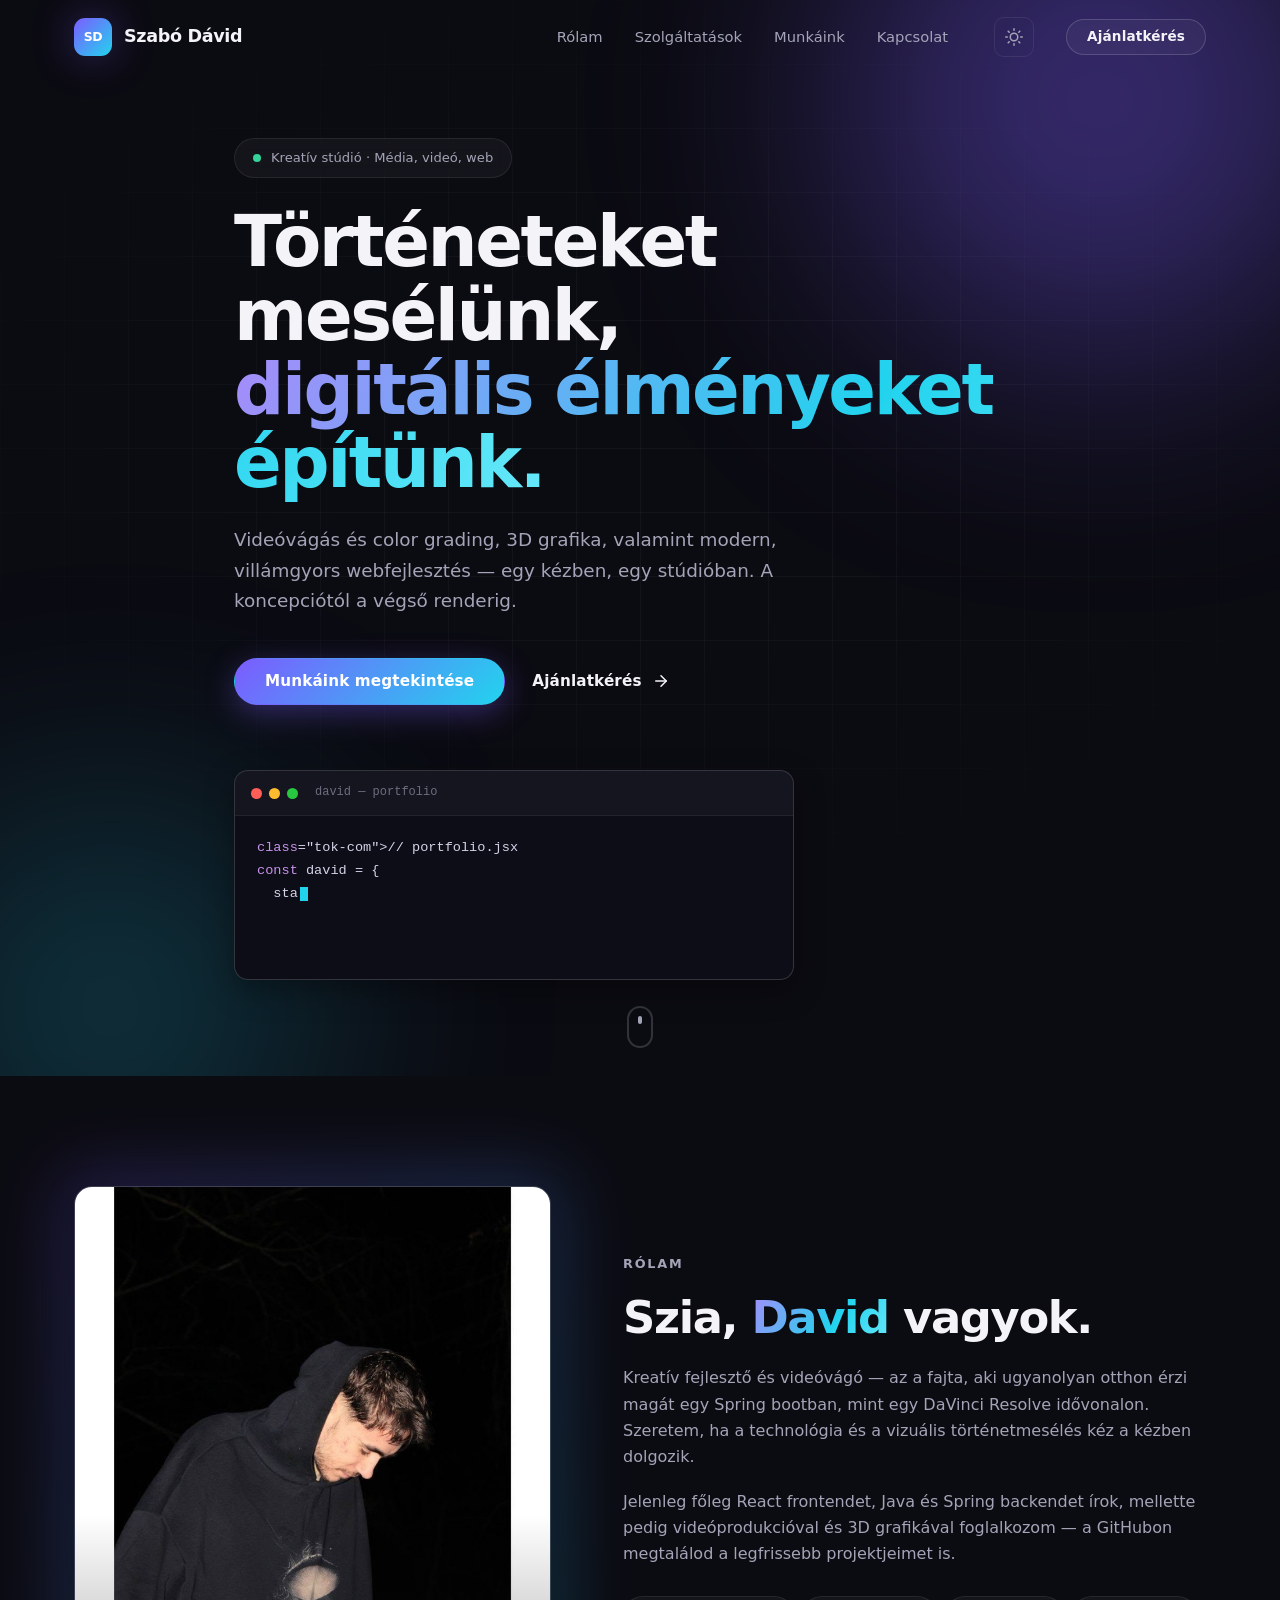
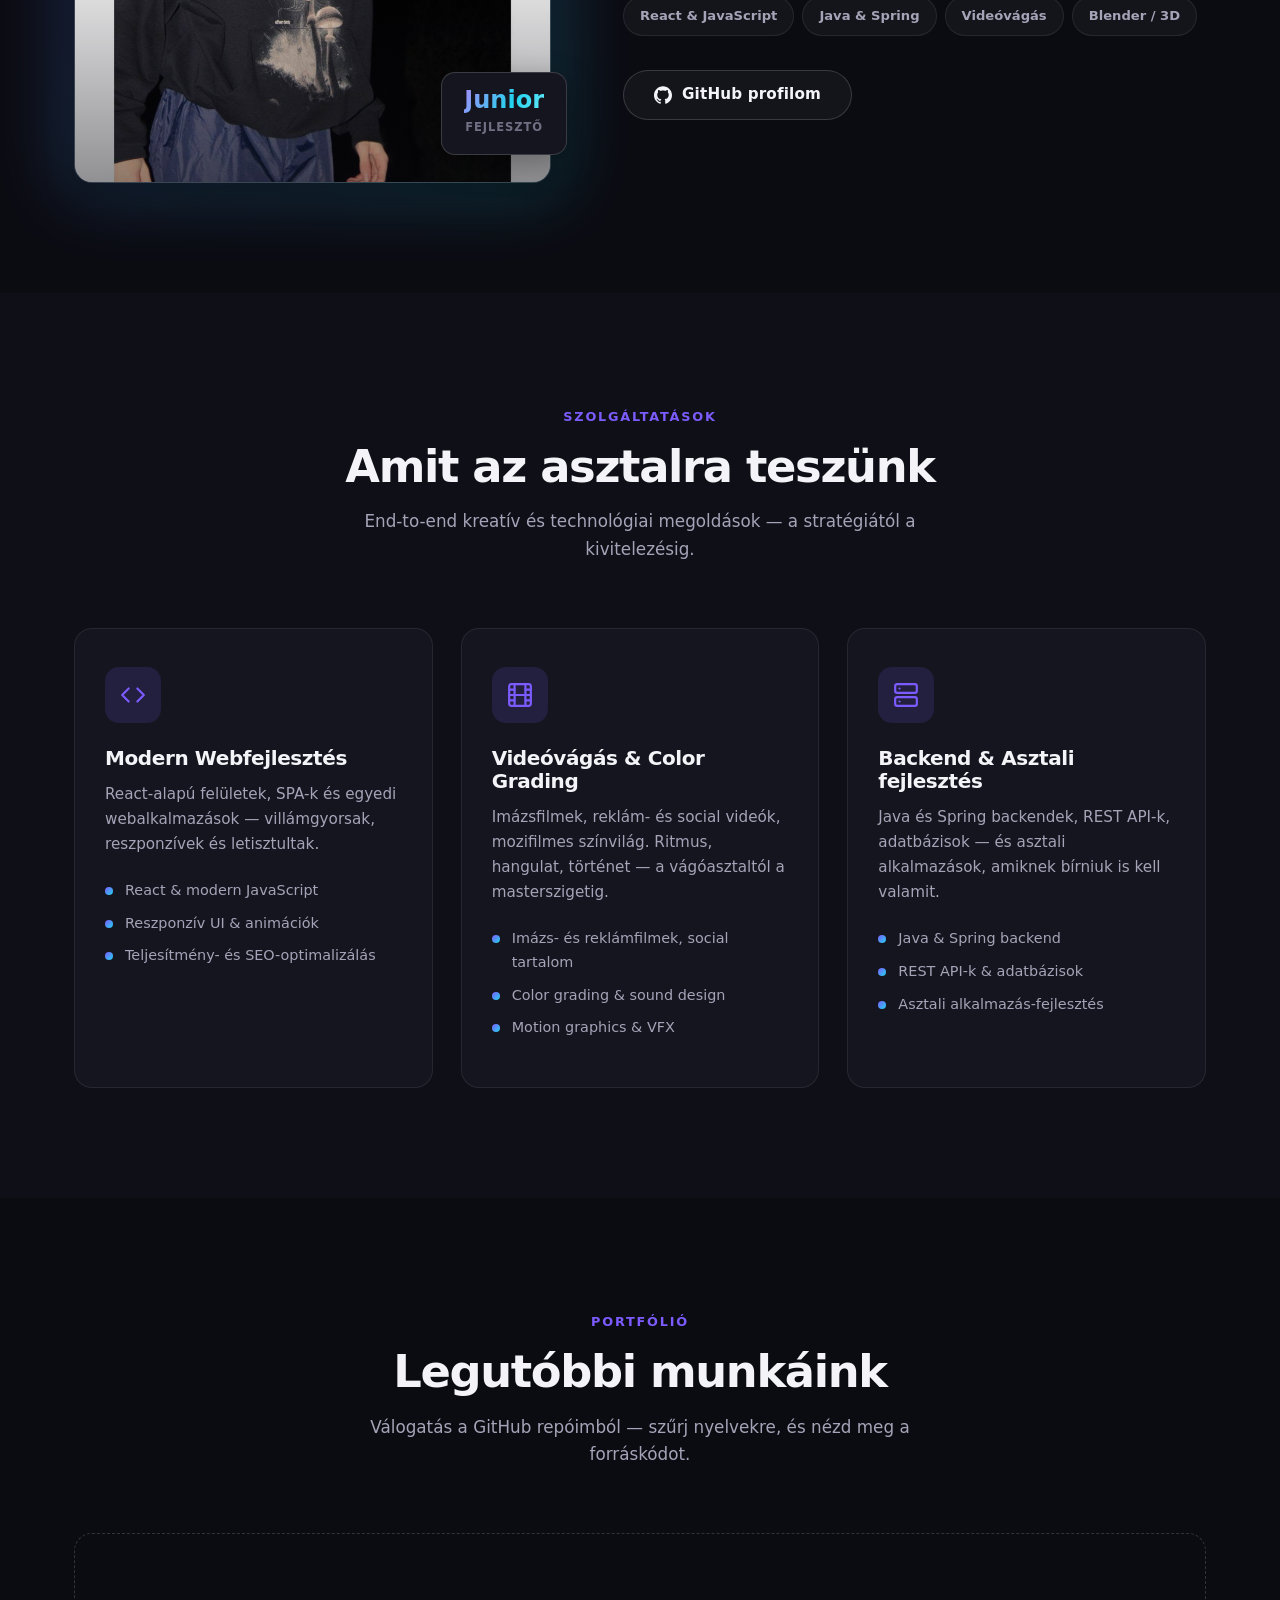
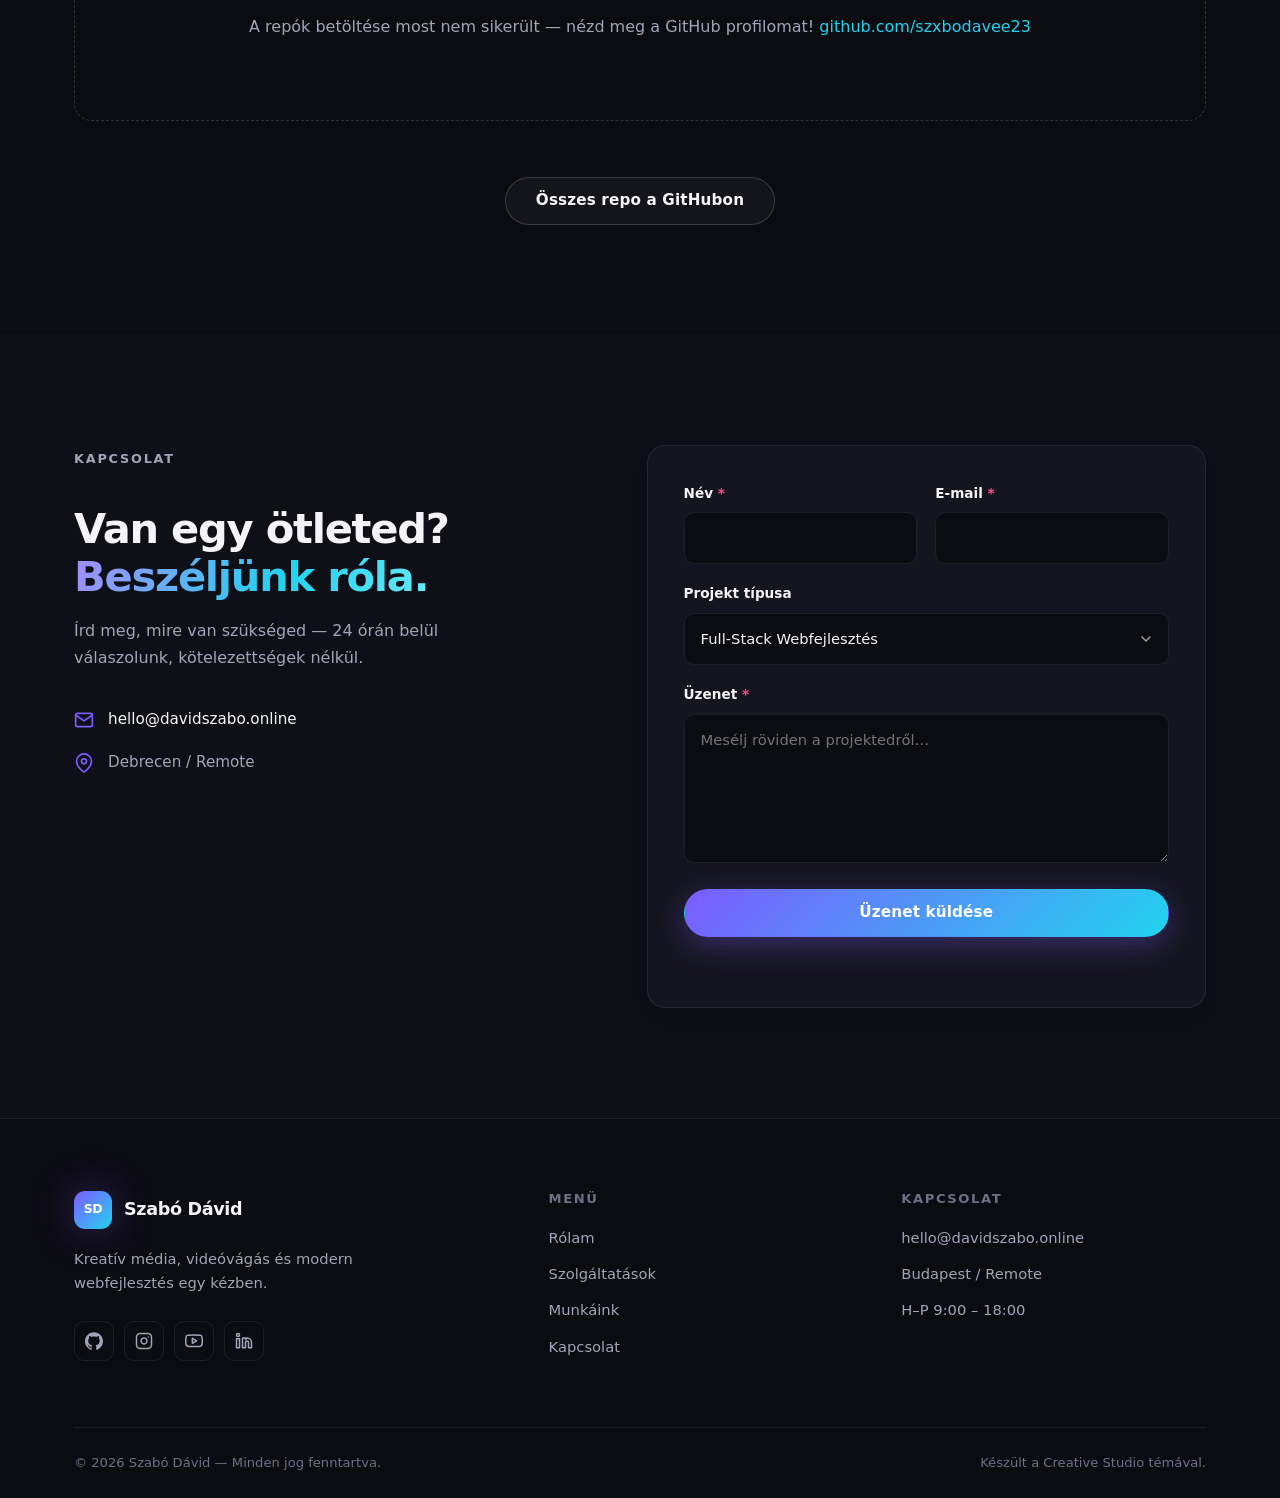
<file: index.html>
<!DOCTYPE html>
<html lang="hu" data-theme="dark">
<head>
	<meta charset="UTF-8">
	<meta name="viewport" content="width=device-width, initial-scale=1">
	<title>Szabó Dávid — Kreatív Stúdió · Média, videó, web</title>
	<meta name="description" content="Videóvágás és color grading, 3D grafika és modern webfejlesztés — egy kézben, egy stúdióban. Szabó Dávid portfóliója.">
	<meta property="og:title" content="Szabó Dávid — Kreatív Stúdió">
	<meta property="og:description" content="Videóvágás, 3D grafika és modern webfejlesztés — egy kézben.">
	<meta property="og:type" content="website">
	<meta property="og:url" content="https://davidszabo.online">
	<meta property="og:image" content="https://davidszabo.online/assets/img/about.jpg">
	<meta name="theme-color" content="#0b0b12">
	<link rel="icon" href="favicon.svg" type="image/svg+xml">
	<script>
	/* A mentett téma beállítása még a renderelés előtt (FOUC elkerülése). */
	( function () {
		var theme = 'dark';
		try {
			var saved = localStorage.getItem( 'cst-theme' );
			if ( 'light' === saved || 'dark' === saved ) {
				theme = saved;
			}
		} catch ( e ) {}
		document.documentElement.setAttribute( 'data-theme', theme );
	} )();
	</script>
	<link rel="stylesheet" href="assets/css/main.css">
	<script src="assets/js/main.js" defer></script>
</head>
<body>
<a class="screen-reader-text skip-link" href="#primary">Ugrás a tartalomra</a>

<header class="site-header" id="site-header">
	<div class="container site-header__inner">
		<div class="site-branding">
			<a class="site-branding__link" href="./" rel="home">
				<span class="site-branding__mark" aria-hidden="true">SD</span>
				<span class="site-branding__name">Szabó Dávid</span>
			</a>
		</div>

		<nav class="main-nav" id="site-nav" aria-label="Főmenü">
			<ul id="primary-menu" class="menu">
				<li><a href="#rolam">Rólam</a></li>
				<li><a href="#szolgaltatasok">Szolgáltatások</a></li>
				<li><a href="#munkaink">Munkáink</a></li>
				<li><a href="#kapcsolat">Kapcsolat</a></li>
			</ul>
		</nav>

		<button class="theme-toggle" id="theme-toggle" type="button" aria-pressed="false" aria-label="Váltás világos módra">
			<svg class="theme-toggle__icon theme-toggle__icon--sun" viewBox="0 0 24 24" fill="none" stroke="currentColor" stroke-width="2" stroke-linecap="round" stroke-linejoin="round" aria-hidden="true"><circle cx="12" cy="12" r="5"/><line x1="12" y1="1" x2="12" y2="3"/><line x1="12" y1="21" x2="12" y2="23"/><line x1="4.22" y1="4.22" x2="5.64" y2="5.64"/><line x1="18.36" y1="18.36" x2="19.78" y2="19.78"/><line x1="1" y1="12" x2="3" y2="12"/><line x1="21" y1="12" x2="23" y2="12"/><line x1="4.22" y1="19.78" x2="5.64" y2="18.36"/><line x1="18.36" y1="5.64" x2="19.78" y2="4.22"/></svg>
			<svg class="theme-toggle__icon theme-toggle__icon--moon" viewBox="0 0 24 24" fill="none" stroke="currentColor" stroke-width="2" stroke-linecap="round" stroke-linejoin="round" aria-hidden="true"><path d="M21 12.79A9 9 0 1 1 11.21 3 7 7 0 0 0 21 12.79z"/></svg>
		</button>

		<a class="btn btn--small btn--outline header-cta" href="#kapcsolat">Ajánlatkérés</a>

		<button class="nav-toggle" type="button" aria-expanded="false" aria-controls="site-nav" aria-label="Menü megnyitása">
			<span class="nav-toggle__bar"></span>
			<span class="nav-toggle__bar"></span>
			<span class="nav-toggle__bar"></span>
		</button>
	</div>
</header>

<main id="primary" class="site-main">

	<!-- ============ HERO ============ -->
	<section class="hero">
		<div class="hero__bg" aria-hidden="true">
			<div class="hero__grid-lines"></div>
			<div class="hero__glow hero__glow--violet"></div>
			<div class="hero__glow hero__glow--cyan"></div>
		</div>

		<div class="container hero__inner">
			<p class="hero__eyebrow reveal">
				<span class="pulse-dot" aria-hidden="true"></span>
				Kreatív stúdió · Média, videó, web
			</p>

			<h1 class="hero__title reveal" style="--reveal-delay: 80ms;">
				Történeteket mesélünk,<br>
				<span class="text-gradient">digitális élményeket építünk.</span>
			</h1>

			<p class="hero__lead reveal" style="--reveal-delay: 160ms;">
				Videóvágás és color grading, 3D grafika, valamint modern, villámgyors webfejlesztés — egy kézben, egy stúdióban. A koncepciótól a végső renderig.
			</p>

			<div class="hero__actions reveal" style="--reveal-delay: 240ms;">
				<a class="btn btn--primary" href="#munkaink">Munkáink megtekintése</a>
				<a class="btn btn--ghost" href="#kapcsolat">
					Ajánlatkérés
					<svg viewBox="0 0 24 24" fill="none" stroke="currentColor" stroke-width="2" stroke-linecap="round" stroke-linejoin="round" aria-hidden="true"><line x1="5" y1="12" x2="19" y2="12"/><polyline points="12 5 19 12 12 19"/></svg>
				</a>
			</div>

			<div class="hero__code reveal" style="--reveal-delay: 320ms;">
				<div class="code-window" aria-hidden="true">
					<div class="code-window__bar">
						<span class="code-window__dot code-window__dot--red"></span>
						<span class="code-window__dot code-window__dot--yellow"></span>
						<span class="code-window__dot code-window__dot--green"></span>
						<span class="code-window__title">david — portfolio</span>
					</div>
					<pre class="code-window__body"><code id="typewriter-code"></code><span class="code-window__caret"></span></pre>
				</div>
			</div>
		</div>

		<a class="hero__scroll-hint" href="#rolam" aria-label="Görgess lejjebb">
			<span></span>
		</a>
	</section>

	<!-- ============ RÓLAM ============ -->
	<section id="rolam" class="section about">
		<div class="container about__inner">
			<div class="about__media reveal">
				<div class="about__frame">
					<img src="assets/img/about.jpg" alt="Szabó Dávid portré" loading="lazy">
				</div>
				<div class="about__badge">
					<strong>Junior</strong>
					<span>fejlesztő</span>
				</div>
			</div>

			<div class="about__content reveal" style="--reveal-delay: 120ms;">
				<p class="section-header__eyebrow">Rólam</p>
				<h2 class="section-header__title">Szia, <span class="text-gradient">David</span> vagyok.</h2>
				<p>Kreatív fejlesztő és videóvágó — az a fajta, aki ugyanolyan otthon érzi magát egy Spring bootban, mint egy DaVinci Resolve idővonalon. Szeretem, ha a technológia és a vizuális történetmesélés kéz a kézben dolgozik.</p>
				<p>Jelenleg főleg React frontendet, Java és Spring backendet írok, mellette pedig videóprodukcióval és 3D grafikával foglalkozom — a GitHubon megtalálod a legfrissebb projektjeimet is.</p>

				<ul class="about__tags">
					<li>React & JavaScript</li>
					<li>Java & Spring</li>
					<li>Videóvágás</li>
					<li>Blender / 3D</li>
				</ul>

				<div class="about__actions">
					<a class="btn btn--outline" href="https://github.com/szxbodavee23" target="_blank" rel="noopener noreferrer">
						<svg viewBox="0 0 24 24" fill="currentColor" aria-hidden="true"><path d="M12 .297c-6.63 0-12 5.373-12 12 0 5.303 3.438 9.8 8.205 11.385.6.113.82-.258.82-.577 0-.285-.01-1.04-.015-2.04-3.338.724-4.042-1.61-4.042-1.61C4.422 18.07 3.633 17.7 3.633 17.7c-1.087-.744.084-.729.084-.729 1.205.084 1.838 1.236 1.838 1.236 1.07 1.835 2.809 1.305 3.495.998.108-.776.417-1.305.76-1.605-2.665-.3-5.466-1.332-5.466-5.93 0-1.31.465-2.38 1.235-3.22-.135-.303-.54-1.523.105-3.176 0 0 1.005-.322 3.3 1.23.96-.267 1.98-.399 3-.405 1.02.006 2.04.138 3 .405 2.28-1.552 3.285-1.23 3.285-1.23.645 1.653.24 2.873.12 3.176.765.84 1.23 1.91 1.23 3.22 0 4.61-2.805 5.625-5.475 5.92.42.36.81 1.096.81 2.22 0 1.606-.015 2.896-.015 3.286 0 .315.21.69.825.57C20.565 22.092 24 17.592 24 12.297c0-6.627-5.373-12-12-12"/></svg>
						GitHub profilom
					</a>
				</div>
			</div>
		</div>
	</section>

	<!-- ============ SZOLGÁLTATÁSOK ============ -->
	<section id="szolgaltatasok" class="section services">
		<div class="container">
			<header class="section-header reveal">
				<p class="section-header__eyebrow">Szolgáltatások</p>
				<h2 class="section-header__title">Amit az asztalra teszünk</h2>
				<p class="section-header__sub">End-to-end kreatív és technológiai megoldások — a stratégiától a kivitelezésig.</p>
			</header>

			<div class="services-grid">
				<article class="service-card reveal">
					<div class="service-card__icon" aria-hidden="true">
						<svg viewBox="0 0 24 24" fill="none" stroke="currentColor" stroke-width="2" stroke-linecap="round" stroke-linejoin="round"><polyline points="16 18 22 12 16 6"/><polyline points="8 6 2 12 8 18"/></svg>
					</div>
					<h3 class="service-card__title">Modern Webfejlesztés</h3>
					<p class="service-card__text">React-alapú felületek, SPA-k és egyedi webalkalmazások — villámgyorsak, reszponzívek és letisztultak.</p>
					<ul class="service-card__list">
						<li>React & modern JavaScript</li>
						<li>Reszponzív UI & animációk</li>
						<li>Teljesítmény- és SEO-optimalizálás</li>
					</ul>
				</article>

				<article class="service-card reveal" style="--reveal-delay: 100ms;">
					<div class="service-card__icon" aria-hidden="true">
						<svg viewBox="0 0 24 24" fill="none" stroke="currentColor" stroke-width="2" stroke-linecap="round" stroke-linejoin="round"><rect x="2" y="2" width="20" height="20" rx="2.18"/><line x1="7" y1="2" x2="7" y2="22"/><line x1="17" y1="2" x2="17" y2="22"/><line x1="2" y1="12" x2="22" y2="12"/><line x1="2" y1="7" x2="7" y2="7"/><line x1="2" y1="17" x2="7" y2="17"/><line x1="17" y1="17" x2="22" y2="17"/><line x1="17" y1="7" x2="22" y2="7"/></svg>
					</div>
					<h3 class="service-card__title">Videóvágás & Color Grading</h3>
					<p class="service-card__text">Imázsfilmek, reklám- és social videók, mozifilmes színvilág. Ritmus, hangulat, történet — a vágóasztaltól a masterszigetig.</p>
					<ul class="service-card__list">
						<li>Imázs- és reklámfilmek, social tartalom</li>
						<li>Color grading & sound design</li>
						<li>Motion graphics & VFX</li>
					</ul>
				</article>

				<article class="service-card reveal" style="--reveal-delay: 200ms;">
					<div class="service-card__icon" aria-hidden="true">
						<svg viewBox="0 0 24 24" fill="none" stroke="currentColor" stroke-width="2" stroke-linecap="round" stroke-linejoin="round"><rect x="2" y="2" width="20" height="8" rx="2"/><rect x="2" y="14" width="20" height="8" rx="2"/><line x1="6" y1="6" x2="6.01" y2="6"/><line x1="6" y1="18" x2="6.01" y2="18"/></svg>
					</div>
					<h3 class="service-card__title">Backend & Asztali fejlesztés</h3>
					<p class="service-card__text">Java és Spring backendek, REST API-k, adatbázisok — és asztali alkalmazások, amiknek bírniuk is kell valamit.</p>
					<ul class="service-card__list">
						<li>Java & Spring backend</li>
						<li>REST API-k & adatbázisok</li>
						<li>Asztali alkalmazás-fejlesztés</li>
					</ul>
				</article>
			</div>
		</div>
	</section>

	<!-- ============ PORTFÓLIÓ (GitHub repók) ============ -->
	<section id="munkaink" class="section portfolio">
		<div class="container">
			<header class="section-header reveal">
				<p class="section-header__eyebrow">Portfólió</p>
				<h2 class="section-header__title">Legutóbbi munkáink</h2>
				<p class="section-header__sub">Válogatás a GitHub repóimból — szűrj nyelvekre, és nézd meg a forráskódot.</p>
			</header>

			<div data-portfolio>
				<div class="portfolio-filters reveal" id="repo-filters" role="group" aria-label="Nyelv szerinti szűrés">
					<button type="button" class="filter-btn is-active" data-filter="all">Összes</button>
					<!-- A nyelv-gombokat a main.js generálja a repók alapján -->
				</div>

				<div class="portfolio-grid" id="repo-grid">
					<!-- Betöltési skeleton — a JS cseréli le a repó kártyákra -->
					<div class="project-card skeleton-card" aria-hidden="true"><div class="skeleton skeleton-img"></div><div class="skeleton-body"><div class="skeleton skeleton-line skeleton-line--w60"></div><div class="skeleton skeleton-line"></div><div class="skeleton skeleton-line skeleton-line--w40"></div></div></div>
					<div class="project-card skeleton-card" aria-hidden="true"><div class="skeleton skeleton-img"></div><div class="skeleton-body"><div class="skeleton skeleton-line skeleton-line--w60"></div><div class="skeleton skeleton-line"></div><div class="skeleton skeleton-line skeleton-line--w40"></div></div></div>
					<div class="project-card skeleton-card" aria-hidden="true"><div class="skeleton skeleton-img"></div><div class="skeleton-body"><div class="skeleton skeleton-line skeleton-line--w60"></div><div class="skeleton skeleton-line"></div><div class="skeleton skeleton-line skeleton-line--w40"></div></div></div>
				</div>
			</div>

			<div class="portfolio-more reveal">
				<a class="btn btn--outline" href="https://github.com/szxbodavee23?tab=repositories" target="_blank" rel="noopener noreferrer">Összes repo a GitHubon</a>
			</div>
		</div>
	</section>

	<!-- ============ KAPCSOLAT ============ -->
	<section id="kapcsolat" class="section contact">
		<div class="container contact__inner">
			<div class="contact__info reveal">
				<p class="section-header__eyebrow">Kapcsolat</p>
				<h2 class="section-header__title">Van egy ötleted? <span class="text-gradient">Beszéljünk róla.</span></h2>
				<p>Írd meg, mire van szükséged — 24 órán belül válaszolunk, kötelezettségek nélkül.</p>

				<ul class="contact__details">
					<li>
						<svg viewBox="0 0 24 24" fill="none" stroke="currentColor" stroke-width="2" stroke-linecap="round" stroke-linejoin="round" aria-hidden="true"><path d="M4 4h16c1.1 0 2 .9 2 2v12c0 1.1-.9 2-2 2H4c-1.1 0-2-.9-2-2V6c0-1.1.9-2 2-2z"/><polyline points="22,6 12,13 2,6"/></svg>
						<a href="mailto:hello@davidszabo.online">hello@davidszabo.online</a>
					</li>
					<li>
						<svg viewBox="0 0 24 24" fill="none" stroke="currentColor" stroke-width="2" stroke-linecap="round" stroke-linejoin="round" aria-hidden="true"><path d="M21 10c0 7-9 13-9 13s-9-6-9-13a9 9 0 0 1 18 0z"/><circle cx="12" cy="10" r="3"/></svg>
						Debrecen / Remote
					</li>
				</ul>
			</div>

			<form id="cst-contact-form" class="contact-form reveal" novalidate>
				<input type="hidden" name="access_key" value="">
				<input type="hidden" name="subject" value="Új ajánlatkérés — davidszabo.online">
				<input type="hidden" name="from_name" value="davidszabo.online">
				<input type="checkbox" name="botcheck" class="form-field--hp" tabindex="-1" autocomplete="off" aria-hidden="true">

				<div class="form-row">
					<div class="form-field">
						<label for="cst-name">Név <span class="req">*</span></label>
						<input type="text" id="cst-name" name="name" autocomplete="name" required>
					</div>
					<div class="form-field">
						<label for="cst-email">E-mail <span class="req">*</span></label>
						<input type="email" id="cst-email" name="email" autocomplete="email" required>
					</div>
				</div>

				<div class="form-field">
					<label for="cst-type">Projekt típusa</label>
					<select id="cst-type" name="project_type">
						<option value="webfejlesztes">Full-Stack Webfejlesztés</option>
						<option value="videovagas">Videóvágás & Color Grading</option>
						<option value="uiux-3d">UI/UX & 3D</option>
						<option value="egyeb">Egyéb</option>
					</select>
				</div>

				<div class="form-field">
					<label for="cst-message">Üzenet <span class="req">*</span></label>
					<textarea id="cst-message" name="message" rows="5" required placeholder="Mesélj röviden a projektedről…"></textarea>
				</div>

				<button type="submit" class="btn btn--primary contact-form__submit">Üzenet küldése</button>
				<p class="form-status" role="status" aria-live="polite"></p>
			</form>
		</div>
	</section>

</main>

<footer class="site-footer">
	<div class="container">
		<div class="site-footer__grid">
			<div class="site-footer__brand">
				<a class="site-branding__link" href="./" rel="home">
					<span class="site-branding__mark" aria-hidden="true">SD</span>
					<span class="site-branding__name">Szabó Dávid</span>
				</a>
				<p class="site-footer__tagline">Kreatív média, videóvágás és modern webfejlesztés egy kézben.</p>
				<div class="social-links">
					<a href="https://github.com/szxbodavee23" aria-label="GitHub" target="_blank" rel="noopener noreferrer">
						<svg viewBox="0 0 24 24" fill="currentColor"><path d="M12 .297c-6.63 0-12 5.373-12 12 0 5.303 3.438 9.8 8.205 11.385.6.113.82-.258.82-.577 0-.285-.01-1.04-.015-2.04-3.338.724-4.042-1.61-4.042-1.61C4.422 18.07 3.633 17.7 3.633 17.7c-1.087-.744.084-.729.084-.729 1.205.084 1.838 1.236 1.838 1.236 1.07 1.835 2.809 1.305 3.495.998.108-.776.417-1.305.76-1.605-2.665-.3-5.466-1.332-5.466-5.93 0-1.31.465-2.38 1.235-3.22-.135-.303-.54-1.523.105-3.176 0 0 1.005-.322 3.3 1.23.96-.267 1.98-.399 3-.405 1.02.006 2.04.138 3 .405 2.28-1.552 3.285-1.23 3.285-1.23.645 1.653.24 2.873.12 3.176.765.84 1.23 1.91 1.23 3.22 0 4.61-2.805 5.625-5.475 5.92.42.36.81 1.096.81 2.22 0 1.606-.015 2.896-.015 3.286 0 .315.21.69.825.57C20.565 22.092 24 17.592 24 12.297c0-6.627-5.373-12-12-12"/></svg>
					</a>
					<a href="https://instagram.com/" aria-label="Instagram" target="_blank" rel="noopener noreferrer">
						<svg viewBox="0 0 24 24" fill="none" stroke="currentColor" stroke-width="2" stroke-linecap="round" stroke-linejoin="round"><rect x="2" y="2" width="20" height="20" rx="5"/><path d="M16 11.37A4 4 0 1 1 12.63 8 4 4 0 0 1 16 11.37z"/><line x1="17.5" y1="6.5" x2="17.51" y2="6.5"/></svg>
					</a>
					<a href="https://youtube.com/" aria-label="YouTube" target="_blank" rel="noopener noreferrer">
						<svg viewBox="0 0 24 24" fill="none" stroke="currentColor" stroke-width="2" stroke-linecap="round" stroke-linejoin="round"><path d="M22.54 6.42a2.78 2.78 0 0 0-1.94-2C18.88 4 12 4 12 4s-6.88 0-8.6.46a2.78 2.78 0 0 0-1.94 2A29 29 0 0 0 1 11.75a29 29 0 0 0 .46 5.33A2.78 2.78 0 0 0 3.4 19c1.72.46 8.6.46 8.6.46s6.88 0 8.6-.46a2.78 2.78 0 0 0 1.94-1.92 29 29 0 0 0 .46-5.33 29 29 0 0 0-.46-5.33z"/><polygon points="9.75 15.02 15.5 11.75 9.75 8.48 9.75 15.02"/></svg>
					</a>
					<a href="https://linkedin.com/" aria-label="LinkedIn" target="_blank" rel="noopener noreferrer">
						<svg viewBox="0 0 24 24" fill="none" stroke="currentColor" stroke-width="2" stroke-linecap="round" stroke-linejoin="round"><path d="M16 8a6 6 0 0 1 6 6v7h-4v-7a2 2 0 0 0-2-2 2 2 0 0 0-2 2v7h-4V8h4v2a6 6 0 0 1 2-2z"/><rect x="2" y="9" width="4" height="12"/><circle cx="4" cy="4" r="2"/></svg>
					</a>
				</div>
			</div>

			<div class="site-footer__col">
				<h4 class="site-footer__title">Menü</h4>
				<ul class="footer-menu">
					<li><a href="#rolam">Rólam</a></li>
					<li><a href="#szolgaltatasok">Szolgáltatások</a></li>
					<li><a href="#munkaink">Munkáink</a></li>
					<li><a href="#kapcsolat">Kapcsolat</a></li>
				</ul>
			</div>

			<div class="site-footer__col">
				<h4 class="site-footer__title">Kapcsolat</h4>
				<ul class="footer-menu">
					<li><a href="mailto:hello@davidszabo.online">hello@davidszabo.online</a></li>
					<li>Budapest / Remote</li>
					<li>H–P 9:00 – 18:00</li>
				</ul>
			</div>
		</div>

		<div class="site-footer__bottom">
			<p>© <span id="footer-year">2026</span> Szabó Dávid — Minden jog fenntartva.</p>
			<p>Készült a Creative Studio témával.</p>
		</div>
	</div>
</footer>

</body>
</html>
</file>
<file: assets/css/main.css>
/* ==========================================================================
   Creative Studio Theme — main.css
   Modern, sötét portfólió / ügynökségi téma.
   CSS változók · Grid & Flexbox · Finom animációk
   ========================================================================== */

/* ---------- 1. Design tokenek ---------- */
:root {
	--cst-bg:            #0b0b12;
	--cst-bg-alt:        #0f0f18;
	--cst-surface:       #15151f;
	--cst-surface-2:     #1b1b2a;
	--cst-border:        rgba(255, 255, 255, 0.08);
	--cst-border-strong: rgba(255, 255, 255, 0.16);

	--cst-text:       #f4f4f8;
	--cst-text-muted: #a4a4b8;
	--cst-text-faint: #707084;

	--cst-primary:      #7c5cff;
	--cst-primary-soft: rgba(124, 92, 255, 0.14);
	--cst-cyan:         #22d3ee;
	--cst-accent:       #ff4d8d;
	--cst-success:      #34d399;
	--cst-error:        #f87171;

	--cst-gradient:      linear-gradient(135deg, #7c5cff 0%, #22d3ee 100%);
	--cst-gradient-text: linear-gradient(120deg, #a78bfa 0%, #22d3ee 60%, #67e8f9 100%);

	--cst-font: 'Inter', 'Segoe UI', system-ui, -apple-system, BlinkMacSystemFont, 'Helvetica Neue', Arial, sans-serif;

	--cst-container: 1180px;
	--cst-gutter: 24px;
	--cst-radius: 18px;
	--cst-radius-sm: 10px;
	--cst-header-h: 74px;

	--cst-shadow: 0 24px 60px rgba(0, 0, 0, 0.45);
	--cst-shadow-sm: 0 10px 30px rgba(0, 0, 0, 0.35);
	--cst-glow: 0 0 40px rgba(124, 92, 255, 0.35);

	--cst-ease: cubic-bezier(0.4, 0, 0.2, 1);
	--cst-transition: 0.3s var(--cst-ease);

	--cst-header-bg:  rgba(11, 11, 18, 0.82);
	--cst-nav-bg:     rgba(11, 11, 18, 0.97);
	--cst-chip-bg:    rgba(255, 255, 255, 0.04);
	--cst-chip-hover: rgba(255, 255, 255, 0.06);
	--cst-chip-text:  #b8a8ff;
	--cst-grid-line:  rgba(255, 255, 255, 0.035);
	--cst-overlay:    rgba(11, 11, 18, 0.6);
}

/* Világos téma — a [data-theme] attribútumot a fejlécbeli inline script
   és a main.js kapcsoló állítja. Alapértelmezett: sötét. */
html[data-theme='light'] {
	color-scheme: light;

	--cst-bg:            #f4f4f9;
	--cst-bg-alt:        #ffffff;
	--cst-surface:       #ffffff;
	--cst-surface-2:     #eae8f4;
	--cst-border:        rgba(20, 20, 40, 0.1);
	--cst-border-strong: rgba(20, 20, 40, 0.2);

	--cst-text:       #15151f;
	--cst-text-muted: #55556a;
	--cst-text-faint: #8b8b9e;

	--cst-primary-soft: rgba(124, 92, 255, 0.1);

	--cst-header-bg:  rgba(244, 244, 249, 0.85);
	--cst-nav-bg:     rgba(244, 244, 249, 0.97);
	--cst-chip-bg:    rgba(20, 20, 40, 0.05);
	--cst-chip-hover: rgba(20, 20, 40, 0.08);
	--cst-chip-text:  #5f3ff0;
	--cst-grid-line:  rgba(20, 20, 40, 0.055);
	--cst-overlay:    rgba(11, 11, 18, 0.6);

	--cst-shadow:    0 24px 60px rgba(50, 50, 90, 0.14);
	--cst-shadow-sm: 0 10px 30px rgba(50, 50, 90, 0.1);
	--cst-glow:      0 0 40px rgba(124, 92, 255, 0.25);
}

/* ---------- 2. Reset és alapok ---------- */
*,
*::before,
*::after {
	box-sizing: border-box;
}

* {
	margin: 0;
}

html {
	scroll-behavior: smooth;
	-webkit-text-size-adjust: 100%;
	color-scheme: dark;
}

html[data-theme='light'] {
	color-scheme: light;
}

body {
	font-family: var(--cst-font);
	font-size: 1rem;
	line-height: 1.65;
	color: var(--cst-text);
	background-color: var(--cst-bg);
	-webkit-font-smoothing: antialiased;
	text-rendering: optimizeLegibility;
	overflow-x: hidden;
	transition:
		background-color 0.3s var(--cst-ease),
		color 0.3s var(--cst-ease);
}

body.nav-open {
	overflow: hidden;
}

img,
video,
svg,
iframe {
	display: block;
	max-width: 100%;
}

img {
	height: auto;
}

input,
button,
textarea,
select {
	font: inherit;
	color: inherit;
}

button {
	cursor: pointer;
	background: none;
	border: 0;
	padding: 0;
}

a {
	color: var(--cst-cyan);
	text-decoration: none;
}

h1,
h2,
h3,
h4,
h5,
h6 {
	line-height: 1.15;
	font-weight: 700;
	letter-spacing: -0.02em;
}

/* ---------- 3. Segédosztályok ---------- */
.container {
	width: 100%;
	max-width: var(--cst-container);
	margin-inline: auto;
	padding-inline: var(--cst-gutter);
}

.screen-reader-text {
	position: absolute;
	width: 1px;
	height: 1px;
	padding: 0;
	margin: -1px;
	overflow: hidden;
	clip: rect(0, 0, 0, 0);
	white-space: nowrap;
	border: 0;
}

.skip-link:focus {
	top: 12px;
	left: 12px;
	width: auto;
	height: auto;
	padding: 12px 20px;
	background: var(--cst-primary);
	color: #fff;
	border-radius: 8px;
	z-index: 200;
	clip: auto;
	font-weight: 600;
}

.text-gradient {
	background: var(--cst-gradient-text);
	-webkit-background-clip: text;
	background-clip: text;
	-webkit-text-fill-color: transparent;
	color: transparent;
}

.section {
	position: relative;
	padding: 110px 0;
}

section[id] {
	scroll-margin-top: calc(var(--cst-header-h) + 16px);
}

.section-header {
	max-width: 640px;
	margin: 0 auto 64px;
	text-align: center;
}

.section-header__eyebrow {
	display: inline-block;
	font-size: 0.8rem;
	font-weight: 700;
	letter-spacing: 0.14em;
	text-transform: uppercase;
	color: var(--cst-primary);
	margin-bottom: 14px;
}

.section-header__title {
	font-size: clamp(1.9rem, 4vw, 2.8rem);
	letter-spacing: -0.03em;
	margin-bottom: 16px;
}

.section-header__sub {
	color: var(--cst-text-muted);
	font-size: 1.05rem;
}

/* ---------- 4. Gombok ---------- */
.btn {
	display: inline-flex;
	align-items: center;
	justify-content: center;
	gap: 10px;
	padding: 15px 30px;
	border-radius: 999px;
	font-weight: 600;
	font-size: 0.95rem;
	line-height: 1;
	letter-spacing: 0.01em;
	border: 1px solid transparent;
	white-space: nowrap;
	transition: var(--cst-transition);
}

.btn svg {
	width: 18px;
	height: 18px;
	transition: transform var(--cst-transition);
}

.btn:hover svg {
	transform: translateX(4px);
}

.btn--primary {
	background: var(--cst-gradient);
	color: #fff;
	box-shadow: 0 8px 30px rgba(124, 92, 255, 0.35);
}

.btn--primary:hover {
	color: #fff;
	transform: translateY(-2px);
	box-shadow: 0 12px 44px rgba(124, 92, 255, 0.55);
}

.btn--outline {
	border-color: var(--cst-border-strong);
	background: var(--cst-chip-bg);
	color: var(--cst-text);
}

.btn--outline:hover {
	border-color: var(--cst-primary);
	background: var(--cst-primary-soft);
	color: var(--cst-text);
	transform: translateY(-2px);
}

.btn--ghost {
	color: var(--cst-text);
	padding-inline: 10px;
}

.btn--ghost:hover {
	color: var(--cst-cyan);
}

.btn--small {
	padding: 10px 20px;
	font-size: 0.85rem;
}

.btn:disabled {
	opacity: 0.6;
	cursor: not-allowed;
	transform: none;
}

/* ---------- 5. Fejléc és navigáció ---------- */
.site-header {
	position: fixed;
	inset: 0 0 auto 0;
	z-index: 100;
	height: var(--cst-header-h);
	border-bottom: 1px solid transparent;
	transition: var(--cst-transition);
}

.site-header.is-scrolled {
	background: var(--cst-header-bg);
	-webkit-backdrop-filter: blur(16px);
	backdrop-filter: blur(16px);
	border-bottom-color: var(--cst-border);
}

.site-header__inner {
	display: flex;
	align-items: center;
	gap: 32px;
	height: var(--cst-header-h);
}

.site-branding__link {
	display: inline-flex;
	align-items: center;
	gap: 12px;
	font-weight: 800;
	font-size: 1.1rem;
	color: var(--cst-text);
	letter-spacing: -0.02em;
}

.site-branding__mark {
	display: grid;
	place-items: center;
	width: 38px;
	height: 38px;
	border-radius: 11px;
	background: var(--cst-gradient);
	color: #fff;
	font-size: 0.78rem;
	font-weight: 800;
	box-shadow: var(--cst-glow);
}

.custom-logo-link img {
	max-height: 44px;
	width: auto;
}

.main-nav {
	margin-left: auto;
}

.main-nav ul {
	display: flex;
	align-items: center;
	gap: 4px;
	padding: 0;
	margin: 0;
	list-style: none;
}

.main-nav a {
	display: block;
	padding: 10px 14px;
	border-radius: 8px;
	color: var(--cst-text-muted);
	font-weight: 500;
	font-size: 0.92rem;
	transition: var(--cst-transition);
}

.main-nav a:hover,
.main-nav .current-menu-item > a {
	color: var(--cst-text);
	background: var(--cst-chip-hover);
}

.header-cta {
	flex-shrink: 0;
}

.nav-toggle {
	display: none;
	flex-direction: column;
	justify-content: center;
	gap: 5px;
	padding: 10px;
	border-radius: 8px;
}

.nav-toggle__bar {
	width: 22px;
	height: 2px;
	background: var(--cst-text);
	border-radius: 2px;
	transition: var(--cst-transition);
}

.nav-toggle.is-active .nav-toggle__bar:nth-child(1) {
	transform: translateY(7px) rotate(45deg);
}

.nav-toggle.is-active .nav-toggle__bar:nth-child(2) {
	opacity: 0;
}

.nav-toggle.is-active .nav-toggle__bar:nth-child(3) {
	transform: translateY(-7px) rotate(-45deg);
}

/* ---------- 6. Hero ---------- */
.hero {
	position: relative;
	display: flex;
	align-items: center;
	min-height: 100vh;
	min-height: 100svh;
	padding: calc(var(--cst-header-h) + 64px) 0 96px;
	overflow: hidden;
}

.hero__bg {
	position: absolute;
	inset: 0;
	pointer-events: none;
}

.hero__grid-lines {
	position: absolute;
	inset: 0;
	background-image:
		linear-gradient(var(--cst-grid-line) 1px, transparent 1px),
		linear-gradient(90deg, var(--cst-grid-line) 1px, transparent 1px);
	background-size: 64px 64px;
	-webkit-mask-image: radial-gradient(ellipse 80% 60% at 50% 40%, #000 30%, transparent 75%);
	mask-image: radial-gradient(ellipse 80% 60% at 50% 40%, #000 30%, transparent 75%);
}

.hero__glow {
	position: absolute;
	border-radius: 50%;
	filter: blur(120px);
}

.hero__glow--violet {
	width: 520px;
	height: 520px;
	top: -160px;
	right: -80px;
	background: rgba(124, 92, 255, 0.38);
}

.hero__glow--cyan {
	width: 420px;
	height: 420px;
	bottom: -140px;
	left: -100px;
	background: rgba(34, 211, 238, 0.2);
}

.hero__inner {
	position: relative;
	z-index: 1;
	max-width: 860px;
}

.hero__eyebrow {
	display: inline-flex;
	align-items: center;
	gap: 10px;
	padding: 8px 18px;
	border: 1px solid var(--cst-border);
	border-radius: 999px;
	background: var(--cst-chip-bg);
	-webkit-backdrop-filter: blur(8px);
	backdrop-filter: blur(8px);
	font-size: 0.82rem;
	font-weight: 500;
	color: var(--cst-text-muted);
	margin-bottom: 28px;
}

.pulse-dot {
	width: 8px;
	height: 8px;
	border-radius: 50%;
	background: var(--cst-success);
	animation: cst-pulse 2s infinite;
}

.hero__title {
	font-size: clamp(2.5rem, 6vw, 4.4rem);
	line-height: 1.05;
	letter-spacing: -0.035em;
	margin-bottom: 24px;
}

.hero__lead {
	font-size: 1.15rem;
	color: var(--cst-text-muted);
	max-width: 620px;
	margin-bottom: 40px;
}

.hero__actions {
	display: flex;
	flex-wrap: wrap;
	align-items: center;
	gap: 16px;
	margin-bottom: 64px;
}

.hero__stats {
	display: flex;
	flex-wrap: wrap;
	gap: 48px;
}

.hero__stat dt {
	font-size: 2rem;
	font-weight: 800;
	letter-spacing: -0.02em;
}

.hero__stat dd {
	margin: 0;
	font-size: 0.85rem;
	color: var(--cst-text-faint);
}

.hero__scroll-hint {
	position: absolute;
	bottom: 28px;
	left: 50%;
	transform: translateX(-50%);
	width: 26px;
	height: 42px;
	border: 2px solid var(--cst-border-strong);
	border-radius: 14px;
}

.hero__scroll-hint span {
	position: absolute;
	top: 8px;
	left: 50%;
	width: 4px;
	height: 8px;
	border-radius: 4px;
	background: var(--cst-text-muted);
	transform: translateX(-50%);
	animation: cst-scroll 1.8s infinite;
}

/* ---------- 7. Szolgáltatások ---------- */
.services {
	background: var(--cst-bg-alt);
}

.services-grid {
	display: grid;
	grid-template-columns: repeat(3, 1fr);
	gap: 28px;
}

.service-card {
	position: relative;
	padding: 38px 30px;
	background: var(--cst-surface);
	border: 1px solid var(--cst-border);
	border-radius: var(--cst-radius);
	overflow: hidden;
	transition: var(--cst-transition);
}

.service-card::before {
	content: '';
	position: absolute;
	inset: 0 0 auto 0;
	height: 3px;
	background: var(--cst-gradient);
	transform: scaleX(0);
	transform-origin: left;
	transition: transform 0.45s var(--cst-ease);
}

.service-card:hover {
	transform: translateY(-6px);
	border-color: var(--cst-border-strong);
	box-shadow: var(--cst-shadow-sm);
}

.service-card:hover::before {
	transform: scaleX(1);
}

.service-card__icon {
	display: grid;
	place-items: center;
	width: 56px;
	height: 56px;
	border-radius: 14px;
	background: var(--cst-primary-soft);
	color: var(--cst-primary);
	margin-bottom: 24px;
	transition: var(--cst-transition);
}

.service-card:hover .service-card__icon {
	background: var(--cst-gradient);
	color: #fff;
}

.service-card__icon svg {
	width: 26px;
	height: 26px;
}

.service-card__title {
	font-size: 1.25rem;
	margin-bottom: 12px;
}

.service-card__text {
	color: var(--cst-text-muted);
	font-size: 0.95rem;
	margin-bottom: 22px;
}

.service-card__list {
	padding: 0;
	list-style: none;
}

.service-card__list li {
	position: relative;
	padding-left: 20px;
	font-size: 0.9rem;
	color: var(--cst-text-muted);
	margin-bottom: 9px;
}

.service-card__list li::before {
	content: '';
	position: absolute;
	left: 0;
	top: 8px;
	width: 8px;
	height: 8px;
	border-radius: 50%;
	background: var(--cst-gradient);
}

/* ---------- 8. Portfólió ---------- */
.portfolio-filters {
	display: flex;
	flex-wrap: wrap;
	justify-content: center;
	gap: 10px;
	margin-bottom: 48px;
}

.filter-btn {
	padding: 10px 22px;
	border-radius: 999px;
	border: 1px solid var(--cst-border);
	background: var(--cst-chip-bg);
	color: var(--cst-text-muted);
	font-size: 0.88rem;
	font-weight: 500;
	transition: var(--cst-transition);
}

.filter-btn:hover {
	color: var(--cst-text);
	border-color: var(--cst-border-strong);
}

.filter-btn.is-active {
	background: var(--cst-gradient);
	border-color: transparent;
	color: #fff;
	box-shadow: 0 6px 24px rgba(124, 92, 255, 0.4);
}

.portfolio-grid {
	display: grid;
	grid-template-columns: repeat(3, 1fr);
	gap: 28px;
}

.project-card {
	position: relative;
	background: var(--cst-surface);
	border: 1px solid var(--cst-border);
	border-radius: var(--cst-radius);
	overflow: hidden;
	transition: var(--cst-transition);
}

.project-card:hover {
	transform: translateY(-6px);
	border-color: var(--cst-border-strong);
	box-shadow: var(--cst-shadow-sm);
}

.project-card.is-filtered-out {
	display: none;
}

.project-card.pop-in {
	animation: cst-pop 0.45s var(--cst-ease) both;
}

.project-card__media {
	position: relative;
	display: block;
	aspect-ratio: 4 / 3;
	overflow: hidden;
}

.project-card__media img {
	width: 100%;
	height: 100%;
	object-fit: cover;
	transition: transform 0.6s var(--cst-ease);
}

.project-card:hover .project-card__media img {
	transform: scale(1.06);
}

.project-card__placeholder {
	display: block;
	width: 100%;
	height: 100%;
	background:
		radial-gradient(circle at 30% 30%, rgba(124, 92, 255, 0.45), transparent 60%),
		radial-gradient(circle at 75% 75%, rgba(34, 211, 238, 0.3), transparent 55%),
		var(--cst-surface-2);
}

.project-card__overlay {
	position: absolute;
	inset: 0;
	display: grid;
	place-items: center;
	background: var(--cst-overlay);
	-webkit-backdrop-filter: blur(4px);
	backdrop-filter: blur(4px);
	opacity: 0;
	transition: var(--cst-transition);
}

.project-card:hover .project-card__overlay,
.project-card__media:focus-visible .project-card__overlay {
	opacity: 1;
}

.project-card__view {
	padding: 10px 24px;
	border-radius: 999px;
	border: 1px solid rgba(255, 255, 255, 0.5);
	color: #fff;
	font-size: 0.85rem;
	font-weight: 600;
	transform: translateY(8px);
	transition: var(--cst-transition);
}

.project-card:hover .project-card__view {
	transform: translateY(0);
}

.project-card__body {
	padding: 22px 24px 24px;
}

.project-card__cats {
	display: flex;
	flex-wrap: wrap;
	gap: 6px;
	padding: 0;
	list-style: none;
	margin-bottom: 10px;
}

.project-card__cats li {
	padding: 4px 12px;
	border-radius: 999px;
	background: var(--cst-primary-soft);
	color: var(--cst-chip-text);
	font-size: 0.72rem;
	font-weight: 600;
	letter-spacing: 0.05em;
	text-transform: uppercase;
}

.project-card__title {
	font-size: 1.15rem;
	letter-spacing: -0.01em;
}

.project-card__title a {
	color: var(--cst-text);
	transition: var(--cst-transition);
}

.project-card__title a:hover {
	color: var(--cst-cyan);
}

.project-card__meta {
	display: flex;
	align-items: center;
	justify-content: space-between;
	margin-top: 14px;
}

.project-card__year {
	font-size: 0.82rem;
	color: var(--cst-text-faint);
}

.project-card__arrow {
	color: var(--cst-text-faint);
	transition: var(--cst-transition);
}

.project-card__arrow svg {
	width: 18px;
	height: 18px;
}

.project-card:hover .project-card__arrow {
	color: var(--cst-cyan);
	transform: translateX(4px);
}

.portfolio-more {
	text-align: center;
	margin-top: 56px;
}

.portfolio-empty {
	text-align: center;
	padding: 80px 24px;
	border: 1px dashed var(--cst-border-strong);
	border-radius: var(--cst-radius);
	color: var(--cst-text-muted);
}

/* ---------- 9. Kapcsolat űrlap ---------- */
.contact {
	background: var(--cst-bg-alt);
	overflow: hidden;
}

.contact__inner {
	display: grid;
	grid-template-columns: 1fr 1.1fr;
	gap: 64px;
	align-items: start;
}

.contact__info h2 {
	font-size: clamp(1.9rem, 4vw, 2.6rem);
	letter-spacing: -0.03em;
	margin-bottom: 18px;
}

.contact__info > p {
	color: var(--cst-text-muted);
	max-width: 420px;
	margin-bottom: 36px;
}

.contact__details {
	padding: 0;
	list-style: none;
}

.contact__details li {
	display: flex;
	align-items: center;
	gap: 14px;
	margin-bottom: 18px;
	color: var(--cst-text-muted);
	font-size: 0.95rem;
}

.contact__details li a {
	color: var(--cst-text);
	transition: var(--cst-transition);
}

.contact__details li a:hover {
	color: var(--cst-cyan);
}

.contact__details svg {
	width: 20px;
	height: 20px;
	color: var(--cst-primary);
	flex-shrink: 0;
}

.contact-form {
	position: relative;
	background: var(--cst-surface);
	border: 1px solid var(--cst-border);
	border-radius: var(--cst-radius);
	padding: 36px;
	box-shadow: var(--cst-shadow-sm);
}

.form-row {
	display: grid;
	grid-template-columns: 1fr 1fr;
	gap: 18px;
}

.form-field {
	margin-bottom: 18px;
}

.form-field label {
	display: block;
	font-size: 0.85rem;
	font-weight: 600;
	margin-bottom: 8px;
}

.form-field .req {
	color: var(--cst-accent);
}

.form-field input,
.form-field select,
.form-field textarea {
	width: 100%;
	padding: 13px 16px;
	background: var(--cst-bg);
	border: 1px solid var(--cst-border);
	border-radius: var(--cst-radius-sm);
	color: var(--cst-text);
	font-size: 0.92rem;
	transition: var(--cst-transition);
}

.form-field input:focus,
.form-field select:focus,
.form-field textarea:focus {
	border-color: var(--cst-primary);
	outline: none;
	box-shadow: 0 0 0 3px rgba(124, 92, 255, 0.18);
}

.form-field select {
	appearance: none;
	background-image: url("data:image/svg+xml,%3Csvg xmlns='http://www.w3.org/2000/svg' width='16' height='16' viewBox='0 0 24 24' fill='none' stroke='%23a4a4b8' stroke-width='2' stroke-linecap='round' stroke-linejoin='round'%3E%3Cpolyline points='6 9 12 15 18 9'/%3E%3C/svg%3E");
	background-repeat: no-repeat;
	background-position: right 14px center;
	padding-right: 42px;
	cursor: pointer;
}

.form-field textarea {
	resize: vertical;
	min-height: 130px;
}

.form-field--hp {
	position: absolute;
	left: -9999px;
	width: 1px;
	height: 1px;
	overflow: hidden;
}

.contact-form__submit {
	width: 100%;
}

.form-status {
	margin-top: 14px;
	font-size: 0.9rem;
	text-align: center;
	min-height: 1.4em;
}

.form-status--success {
	color: var(--cst-success);
}

.form-status--error {
	color: var(--cst-error);
}

/* ---------- 10. Archívum, single, tartalmi tipográfia ---------- */
.archive-hero {
	position: relative;
	padding: calc(var(--cst-header-h) + 72px) 0 56px;
	text-align: center;
	overflow: hidden;
}

.archive-hero::before {
	content: '';
	position: absolute;
	top: -200px;
	left: 50%;
	transform: translateX(-50%);
	width: 600px;
	height: 400px;
	border-radius: 50%;
	background: rgba(124, 92, 255, 0.14);
	filter: blur(100px);
	pointer-events: none;
}

.archive-hero h1 {
	position: relative;
	font-size: clamp(2.2rem, 5vw, 3.4rem);
	letter-spacing: -0.03em;
}

.archive-hero p {
	position: relative;
	color: var(--cst-text-muted);
	max-width: 560px;
	margin: 14px auto 0;
}

.posts-grid {
	display: grid;
	grid-template-columns: repeat(3, 1fr);
	gap: 28px;
}

.post-card {
	background: var(--cst-surface);
	border: 1px solid var(--cst-border);
	border-radius: var(--cst-radius);
	overflow: hidden;
	transition: var(--cst-transition);
}

.post-card:hover {
	transform: translateY(-6px);
	border-color: var(--cst-border-strong);
	box-shadow: var(--cst-shadow-sm);
}

.post-card__media {
	display: block;
	aspect-ratio: 16 / 10;
	overflow: hidden;
}

.post-card__media img {
	width: 100%;
	height: 100%;
	object-fit: cover;
	transition: transform 0.6s var(--cst-ease);
}

.post-card:hover .post-card__media img {
	transform: scale(1.05);
}

.post-card__body {
	padding: 24px;
}

.post-card__date {
	font-size: 0.78rem;
	font-weight: 600;
	letter-spacing: 0.06em;
	text-transform: uppercase;
	color: var(--cst-text-faint);
}

.post-card__title {
	font-size: 1.2rem;
	margin: 10px 0;
}

.post-card__title a {
	color: var(--cst-text);
	transition: var(--cst-transition);
}

.post-card__title a:hover {
	color: var(--cst-cyan);
}

.post-card__excerpt {
	font-size: 0.92rem;
	color: var(--cst-text-muted);
	margin-bottom: 18px;
}

.post-card__more {
	display: inline-flex;
	align-items: center;
	gap: 8px;
	font-size: 0.88rem;
	font-weight: 600;
	color: var(--cst-primary);
}

.post-card__more svg {
	width: 16px;
	height: 16px;
	transition: transform var(--cst-transition);
}

.post-card__more:hover svg {
	transform: translateX(4px);
}

.single-project__header {
	padding: calc(var(--cst-header-h) + 64px) 0 48px;
	text-align: center;
}

.back-link {
	display: inline-flex;
	align-items: center;
	gap: 8px;
	font-size: 0.85rem;
	color: var(--cst-text-muted);
	margin-bottom: 30px;
	transition: var(--cst-transition);
}

.back-link svg {
	width: 16px;
	height: 16px;
	transition: transform var(--cst-transition);
}

.back-link:hover {
	color: var(--cst-cyan);
}

.back-link:hover svg {
	transform: translateX(-4px);
}

.single-project__cats {
	display: flex;
	justify-content: center;
	flex-wrap: wrap;
	gap: 8px;
	padding: 0;
	list-style: none;
	margin-bottom: 20px;
}

.single-project__cats a {
	display: inline-block;
	padding: 6px 16px;
	border-radius: 999px;
	background: var(--cst-primary-soft);
	color: var(--cst-chip-text);
	font-size: 0.75rem;
	font-weight: 600;
	letter-spacing: 0.06em;
	text-transform: uppercase;
	transition: var(--cst-transition);
}

.single-project__cats a:hover {
	background: var(--cst-primary);
	color: #fff;
}

.single-project__title {
	font-size: clamp(2rem, 5vw, 3.4rem);
	letter-spacing: -0.03em;
	margin-bottom: 26px;
}

.single-project__meta {
	display: flex;
	justify-content: center;
	flex-wrap: wrap;
	gap: 12px;
}

.meta-chip {
	display: inline-flex;
	align-items: center;
	gap: 8px;
	padding: 9px 18px;
	border-radius: 999px;
	border: 1px solid var(--cst-border);
	background: var(--cst-chip-bg);
	font-size: 0.85rem;
	color: var(--cst-text-muted);
}

.meta-chip svg {
	width: 15px;
	height: 15px;
}

.meta-chip a {
	color: inherit;
}

.meta-chip--link {
	color: var(--cst-text);
	transition: var(--cst-transition);
}

.meta-chip--link:hover {
	border-color: var(--cst-primary);
	background: var(--cst-primary-soft);
}

.single-project__image img,
.single-project__img {
	width: 100%;
	border-radius: var(--cst-radius);
	border: 1px solid var(--cst-border);
}

.single-project__video .video-embed {
	position: relative;
	border-radius: var(--cst-radius);
	overflow: hidden;
	border: 1px solid var(--cst-border);
	text-align: center;
}

.video-embed iframe {
	width: 100%;
	aspect-ratio: 16 / 9;
	border: 0;
}

.entry-content {
	max-width: 780px;
}

.entry-content > * + * {
	margin-top: 1.15em;
}

.entry-content h2 {
	font-size: 1.7rem;
	margin-top: 1.6em;
}

.entry-content h3 {
	font-size: 1.35rem;
	margin-top: 1.5em;
}

.entry-content a {
	color: var(--cst-cyan);
	text-decoration: underline;
	text-underline-offset: 3px;
}

.entry-content img {
	border-radius: var(--cst-radius-sm);
}

.entry-content blockquote {
	border-left: 3px solid var(--cst-primary);
	padding: 8px 0 8px 24px;
	color: var(--cst-text-muted);
	font-style: italic;
}

.entry-content ul,
.entry-content ol {
	padding-left: 1.4em;
}

.entry-content ul li {
	list-style: disc;
}

.entry-content ol li {
	list-style: decimal;
}

.entry-content code {
	background: var(--cst-surface-2);
	padding: 2px 8px;
	border-radius: 6px;
	font-size: 0.9em;
}

.entry-content pre {
	background: var(--cst-surface);
	padding: 20px;
	border: 1px solid var(--cst-border);
	border-radius: var(--cst-radius-sm);
	overflow-x: auto;
}

.entry-content pre code {
	background: none;
	padding: 0;
}

.single-project__content {
	padding-top: 64px;
	padding-bottom: 64px;
	margin-inline: auto;
}

.single-project__footer {
	padding-bottom: 96px;
}

.post-navigation .nav-links {
	display: flex;
	justify-content: space-between;
	gap: 24px;
	border-top: 1px solid var(--cst-border);
	padding-top: 40px;
}

.post-navigation a {
	display: block;
	max-width: 46%;
}

.nav-subtitle {
	display: block;
	font-size: 0.75rem;
	text-transform: uppercase;
	letter-spacing: 0.1em;
	color: var(--cst-text-faint);
	margin-bottom: 6px;
}

.nav-title {
	color: var(--cst-text);
	font-weight: 600;
	transition: var(--cst-transition);
}

.post-navigation a:hover .nav-title {
	color: var(--cst-cyan);
}

.nav-next {
	text-align: right;
	margin-left: auto;
}

.page-content__image {
	margin-bottom: 48px;
}

.page-content__image img {
	width: 100%;
	border-radius: var(--cst-radius);
	border: 1px solid var(--cst-border);
}

.page-content .entry-content {
	margin-inline: auto;
	padding-bottom: 96px;
}

.comments-wrap {
	max-width: 780px;
	padding-bottom: 72px;
}

/* Pagination */
.pagination,
.page-links {
	margin-top: 56px;
	text-align: center;
}

.page-numbers {
	display: inline-flex;
	align-items: center;
	justify-content: center;
	min-width: 42px;
	height: 42px;
	padding: 0 14px;
	margin: 0 4px;
	border: 1px solid var(--cst-border);
	border-radius: 10px;
	color: var(--cst-text-muted);
	font-size: 0.9rem;
	transition: var(--cst-transition);
}

.page-numbers.current {
	background: var(--cst-gradient);
	border-color: transparent;
	color: #fff;
}

.page-numbers:hover:not(.current):not(.dots) {
	border-color: var(--cst-border-strong);
	color: var(--cst-text);
}

/* 404 */
.error-404 {
	min-height: 80vh;
	display: flex;
	align-items: center;
	padding: calc(var(--cst-header-h) + 60px) 0 100px;
	text-align: center;
}

.error-404__code {
	font-size: clamp(5rem, 16vw, 9rem);
	font-weight: 800;
	letter-spacing: -0.05em;
	line-height: 1;
	background: var(--cst-gradient-text);
	-webkit-background-clip: text;
	background-clip: text;
	-webkit-text-fill-color: transparent;
	margin-bottom: 18px;
}

.error-404 h1 {
	font-size: clamp(1.6rem, 4vw, 2.4rem);
	margin-bottom: 14px;
}

.error-404 p {
	color: var(--cst-text-muted);
	margin-bottom: 36px;
}

.error-404__actions {
	display: flex;
	justify-content: center;
	flex-wrap: wrap;
	gap: 14px;
}

/* ---------- 11. Lábléc ---------- */
.site-footer {
	border-top: 1px solid var(--cst-border);
	background: var(--cst-bg);
	padding-top: 72px;
}

.site-footer__grid {
	display: grid;
	grid-template-columns: 1.4fr 1fr 1fr;
	gap: 48px;
	padding-bottom: 56px;
}

.site-footer__tagline {
	color: var(--cst-text-muted);
	font-size: 0.92rem;
	max-width: 300px;
	margin-top: 18px;
}

.site-footer__title {
	font-size: 0.82rem;
	font-weight: 700;
	text-transform: uppercase;
	letter-spacing: 0.12em;
	color: var(--cst-text-faint);
	margin-bottom: 20px;
}

.footer-menu {
	padding: 0;
	list-style: none;
}

.footer-menu li {
	margin-bottom: 12px;
	color: var(--cst-text-muted);
	font-size: 0.92rem;
}

.footer-menu a {
	color: var(--cst-text-muted);
	font-size: 0.92rem;
	transition: var(--cst-transition);
}

.footer-menu a:hover {
	color: var(--cst-text);
}

.social-links {
	display: flex;
	gap: 10px;
	margin-top: 26px;
}

.social-links a {
	display: grid;
	place-items: center;
	width: 40px;
	height: 40px;
	border-radius: 10px;
	border: 1px solid var(--cst-border);
	color: var(--cst-text-muted);
	transition: var(--cst-transition);
}

.social-links a:hover {
	color: #fff;
	border-color: var(--cst-primary);
	background: var(--cst-primary-soft);
	transform: translateY(-3px);
}

.social-links svg {
	width: 18px;
	height: 18px;
}

.site-footer__bottom {
	display: flex;
	justify-content: space-between;
	align-items: center;
	flex-wrap: wrap;
	gap: 12px;
	border-top: 1px solid var(--cst-border);
	padding: 24px 0;
	font-size: 0.82rem;
	color: var(--cst-text-faint);
}

/* ---------- 12. Animációk ---------- */
@keyframes cst-pulse {
	0%,
	100% {
		box-shadow: 0 0 0 0 rgba(52, 211, 153, 0.5);
	}
	50% {
		box-shadow: 0 0 0 7px rgba(52, 211, 153, 0);
	}
}

@keyframes cst-scroll {
	0% {
		opacity: 1;
		transform: translate(-50%, 0);
	}
	70% {
		opacity: 0;
		transform: translate(-50%, 14px);
	}
	100% {
		opacity: 0;
		transform: translate(-50%, 0);
	}
}

@keyframes cst-pop {
	from {
		opacity: 0;
		transform: scale(0.96) translateY(12px);
	}
	to {
		opacity: 1;
		transform: scale(1) translateY(0);
	}
}

.reveal {
	opacity: 0;
	transform: translateY(28px);
	transition:
		opacity 0.7s var(--cst-ease),
		transform 0.7s var(--cst-ease);
	transition-delay: var(--reveal-delay, 0ms);
}

.reveal.is-visible {
	opacity: 1;
	transform: none;
}

/* ---------- 12b. Téma kapcsoló (dark/light) ---------- */
.theme-toggle {
	display: grid;
	place-items: center;
	width: 40px;
	height: 40px;
	border-radius: 10px;
	border: 1px solid var(--cst-border);
	color: var(--cst-text-muted);
	flex-shrink: 0;
	transition: var(--cst-transition);
}

.theme-toggle:hover {
	color: var(--cst-text);
	border-color: var(--cst-border-strong);
	background: var(--cst-chip-hover);
	transform: translateY(-2px);
}

.theme-toggle svg {
	width: 18px;
	height: 18px;
}

.theme-toggle__icon--moon {
	display: none;
}

html[data-theme='light'] .theme-toggle__icon--sun {
	display: none;
}

html[data-theme='light'] .theme-toggle__icon--moon {
	display: block;
}

/* ---------- 12c. Rólam szekció ---------- */
.about {
	overflow: hidden;
}

.about__inner {
	display: grid;
	grid-template-columns: 0.9fr 1.1fr;
	gap: 72px;
	align-items: center;
}

.about__media {
	position: relative;
	z-index: 0;
}

.about__media::before {
	content: '';
	position: absolute;
	inset: -16px;
	border-radius: calc(var(--cst-radius) + 16px);
	background: var(--cst-gradient);
	opacity: 0.22;
	filter: blur(32px);
	z-index: -1;
}

.about__frame {
	position: relative;
	border-radius: var(--cst-radius);
	overflow: hidden;
	aspect-ratio: 4 / 5;
	border: 1px solid var(--cst-border-strong);
	box-shadow: var(--cst-shadow-sm);
}

.about__frame img {
	width: 100%;
	height: 100%;
	object-fit: cover;
	object-position: center 30%;
	transition: transform 0.6s var(--cst-ease);
}

.about__media:hover .about__frame img {
	transform: scale(1.03);
}

.about__frame::after {
	content: '';
	position: absolute;
	inset: 0;
	background: linear-gradient(180deg, transparent 55%, rgba(11, 11, 18, 0.45));
	pointer-events: none;
}

.about__badge {
	position: absolute;
	right: -16px;
	bottom: 28px;
	padding: 14px 22px;
	border-radius: 14px;
	background: var(--cst-surface);
	border: 1px solid var(--cst-border-strong);
	box-shadow: var(--cst-shadow-sm);
	text-align: center;
}

.about__badge strong {
	display: block;
	font-size: 1.5rem;
	font-weight: 800;
	line-height: 1.1;
	background: var(--cst-gradient-text);
	-webkit-background-clip: text;
	background-clip: text;
	-webkit-text-fill-color: transparent;
}

.about__badge span {
	font-size: 0.72rem;
	font-weight: 600;
	letter-spacing: 0.08em;
	text-transform: uppercase;
	color: var(--cst-text-faint);
}

.about__content .section-header__title {
	margin-bottom: 22px;
}

.about__content > p {
	color: var(--cst-text-muted);
	margin-bottom: 18px;
}

.about__tags {
	display: flex;
	flex-wrap: wrap;
	gap: 8px;
	padding: 0;
	list-style: none;
	margin: 28px 0 34px;
}

.about__tags li {
	padding: 8px 16px;
	border-radius: 999px;
	border: 1px solid var(--cst-border);
	background: var(--cst-chip-bg);
	font-size: 0.82rem;
	font-weight: 600;
	color: var(--cst-text-muted);
}

/* ---------- 12d. GitHub repo kártyák ---------- */
.repo-card__desc {
	font-size: 0.9rem;
	color: var(--cst-text-muted);
	margin-top: 10px;
	min-height: 2.7em;
	display: -webkit-box;
	-webkit-line-clamp: 2;
	-webkit-box-orient: vertical;
	overflow: hidden;
}

.repo-card__stats {
	display: flex;
	align-items: center;
	gap: 18px;
	flex-wrap: wrap;
}

.repo-stat {
	display: inline-flex;
	align-items: center;
	gap: 7px;
	font-size: 0.82rem;
	color: var(--cst-text-faint);
}

.repo-stat svg {
	width: 15px;
	height: 15px;
}

.repo-stat--github {
	margin-left: auto;
}

.repo-stat--github svg {
	width: 18px;
	height: 18px;
}

.lang-dot {
	width: 10px;
	height: 10px;
	border-radius: 50%;
	flex-shrink: 0;
}

/* Világos mód finomhangolás */
html[data-theme='light'] .hero__glow {
	opacity: 0.4;
}

html[data-theme='light'] .project-card__placeholder {
	background:
		radial-gradient(circle at 30% 30%, rgba(124, 92, 255, 0.25), transparent 60%),
		radial-gradient(circle at 75% 75%, rgba(34, 211, 238, 0.18), transparent 55%),
		var(--cst-surface-2);
}

/* ---------- 13. WP alapértelmezett osztályok ---------- */
.aligncenter {
	display: block;
	margin-inline: auto;
}

.alignright {
	float: right;
	margin: 0 0 1em 1.5em;
}

.alignleft {
	float: left;
	margin: 0 1.5em 1em 0;
}

.alignwide {
	max-width: var(--cst-container);
}

.alignfull {
	width: 100vw;
	max-width: 100vw;
	margin-left: calc(50% - 50vw);
}

.wp-caption,
.gallery-caption {
	max-width: 100%;
	font-size: 0.85rem;
	color: var(--cst-text-muted);
}

.sticky,
.bypostauthor {
	outline: none;
}

/* ---------- 14. Reszponzív ---------- */
@media (max-width: 1024px) {
	.services-grid,
	.portfolio-grid,
	.posts-grid {
		grid-template-columns: repeat(2, 1fr);
	}

	.contact__inner {
		grid-template-columns: 1fr;
		gap: 52px;
	}

	.contact__info {
		max-width: 560px;
	}

	.about__inner {
		grid-template-columns: 1fr;
		gap: 60px;
	}

	.about__media {
		max-width: 440px;
		width: 100%;
		margin-inline: auto;
	}

	.site-footer__grid {
		grid-template-columns: 1fr 1fr;
	}
}

@media (max-width: 760px) {
	.section {
		padding: 72px 0;
	}

	.header-cta {
		display: none;
	}

	.theme-toggle {
		margin-left: auto;
	}

	.nav-toggle {
		display: flex;
	}

	.main-nav {
		position: fixed;
		top: var(--cst-header-h);
		left: 0;
		right: 0;
		margin: 0;
		background: var(--cst-nav-bg);
		-webkit-backdrop-filter: blur(20px);
		backdrop-filter: blur(20px);
		border-bottom: 1px solid var(--cst-border);
		padding: 16px var(--cst-gutter) 24px;
		transform: translateY(-12px);
		opacity: 0;
		visibility: hidden;
		transition: var(--cst-transition);
	}

	.main-nav.is-open {
		transform: none;
		opacity: 1;
		visibility: visible;
	}

	.main-nav ul {
		flex-direction: column;
		align-items: stretch;
	}

	.main-nav a {
		padding: 14px 16px;
		font-size: 1rem;
	}

	.services-grid,
	.portfolio-grid,
	.posts-grid {
		grid-template-columns: 1fr;
	}

	.hero {
		min-height: auto;
		padding-top: calc(var(--cst-header-h) + 80px);
	}

	.hero__stats {
		gap: 28px;
	}

	.hero__scroll-hint {
		display: none;
	}

	.about__inner {
		gap: 44px;
	}

	.about__badge {
		right: 10px;
	}

	.form-row {
		grid-template-columns: 1fr;
	}

	.contact-form {
		padding: 26px 20px;
	}

	.single-project__meta {
		gap: 8px;
	}

	.site-footer__grid {
		grid-template-columns: 1fr;
		gap: 40px;
	}

	.post-navigation a {
		max-width: 100%;
	}

	.post-navigation .nav-links {
		flex-direction: column;
	}

	.nav-next {
		text-align: left;
	}
}

@media (prefers-reduced-motion: reduce) {
	*,
	*::before,
	*::after {
		animation-duration: 0.01ms !important;
		animation-iteration-count: 1 !important;
		transition-duration: 0.01ms !important;
	}

	html {
		scroll-behavior: auto;
	}

	.reveal {
		opacity: 1;
		transform: none;
	}
}

/* ---------- Statikus site: repo betöltés skeleton ---------- */
.skeleton-card {
	pointer-events: none;
}

.skeleton {
	position: relative;
	overflow: hidden;
	background: var(--cst-surface-2);
}

.skeleton::after {
	content: '';
	position: absolute;
	inset: 0;
	transform: translateX(-100%);
	background: linear-gradient(90deg, transparent, rgba(255, 255, 255, 0.07), transparent);
	animation: cst-shimmer 1.6s infinite;
}

.skeleton-img {
	aspect-ratio: 4 / 3;
}

.skeleton-body {
	padding: 22px 24px 24px;
}

.skeleton-line {
	height: 12px;
	border-radius: 6px;
	margin-bottom: 12px;
}

.skeleton-line--w60 {
	width: 60%;
}

.skeleton-line--w40 {
	width: 40%;
}

@keyframes cst-shimmer {
	to {
		transform: translateX(100%);
	}
}

/* ---------- Statikus site: hero kódablak ---------- */
.hero__code {
	max-width: 560px;
}

.code-window {
	border: 1px solid var(--cst-border-strong);
	border-radius: 14px;
	background: #0d0d18;
	box-shadow: var(--cst-shadow-sm);
	overflow: hidden;
	text-align: left;
}

.code-window__bar {
	display: flex;
	align-items: center;
	gap: 7px;
	padding: 12px 16px;
	border-bottom: 1px solid rgba(255, 255, 255, 0.06);
	background: rgba(255, 255, 255, 0.03);
}

.code-window__dot {
	width: 11px;
	height: 11px;
	border-radius: 50%;
}

.code-window__dot--red { background: #ff5f57; }
.code-window__dot--yellow { background: #febc2e; }
.code-window__dot--green { background: #28c840; }

.code-window__title {
	margin-left: 10px;
	font-family: 'JetBrains Mono', 'Fira Code', Consolas, monospace;
	font-size: 0.75rem;
	color: #6d6d80;
}

.code-window__body {
	margin: 0;
	padding: 20px 22px;
	font-family: 'JetBrains Mono', 'Fira Code', Consolas, monospace;
	font-size: 0.85rem;
	line-height: 1.7;
	color: #d4d4e8;
	min-height: 12em;
	white-space: pre-wrap;
	word-break: break-word;
}

.code-window__caret {
	display: inline-block;
	width: 8px;
	height: 1.05em;
	margin-left: 2px;
	background: #22d3ee;
	vertical-align: text-bottom;
	animation: cst-blink 1s steps(1) infinite;
}

@keyframes cst-blink {
	50% { opacity: 0; }
}

.tok-kw  { color: #c792ea; }
.tok-str { color: #a5d6a7; }
.tok-com { color: #6a6a80; font-style: italic; }
.tok-lit { color: #7dd3fc; }
.tok-tag { color: #22d3ee; }
.tok-ann { color: #f0c674; }
</file>
